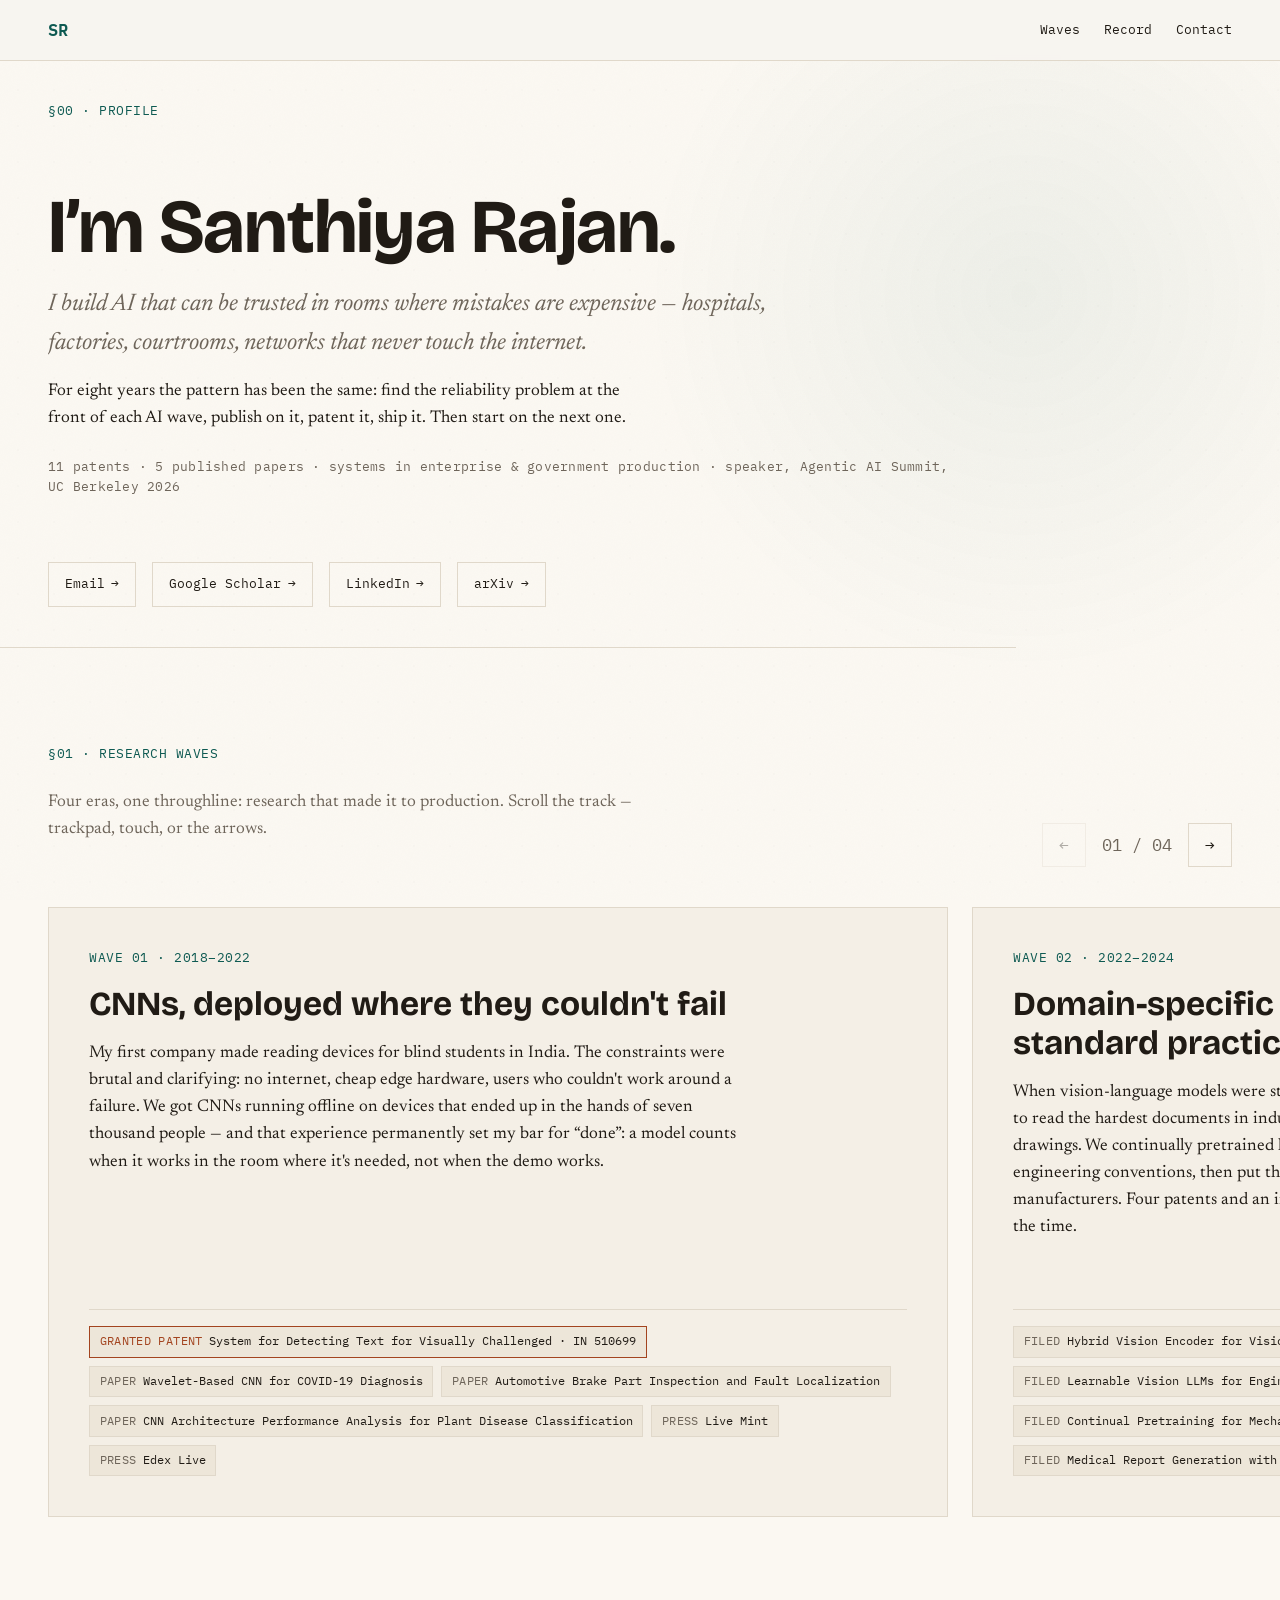
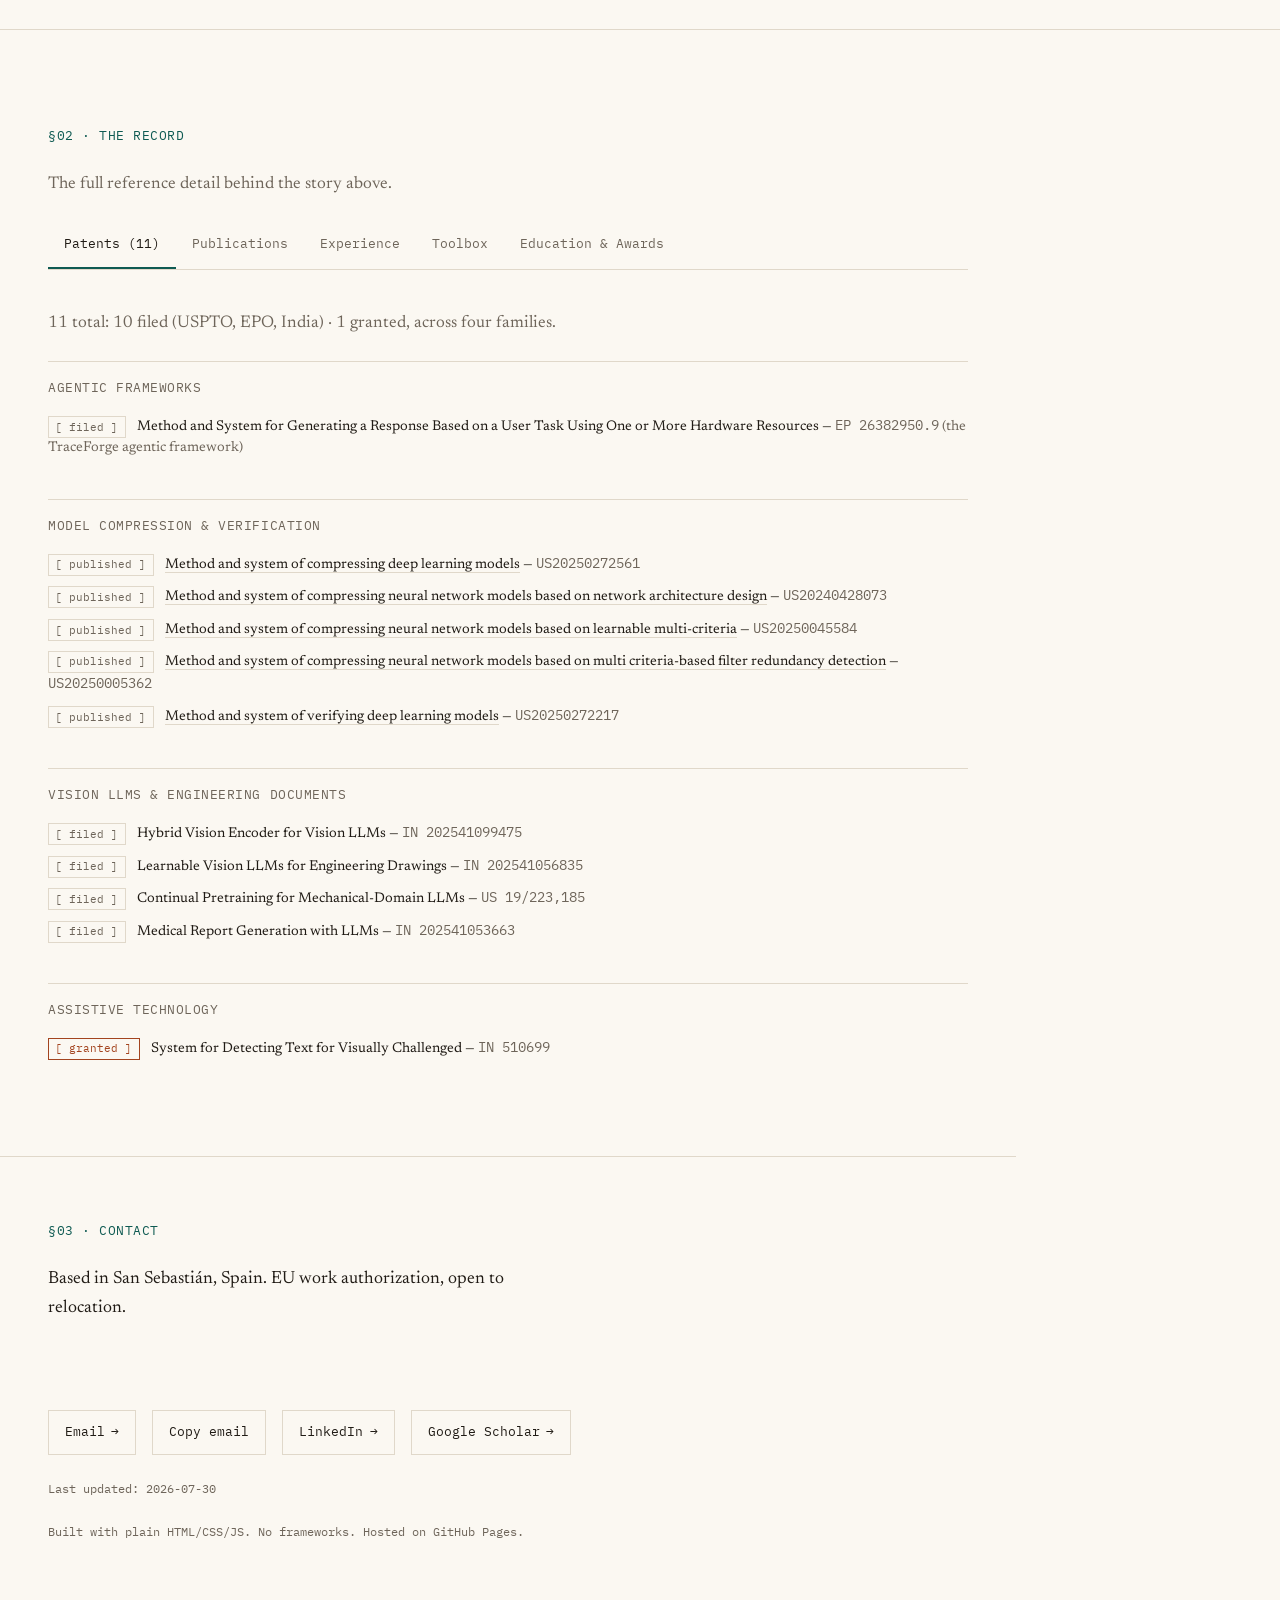
<file: index.html>
<!doctype html>
<html lang="en">
<head>
<meta charset="UTF-8">
<meta name="viewport" content="width=device-width, initial-scale=1.0">
<title>Santhiya Rajan — Applied AI Research Scientist</title>
<meta name="description" content="I'm Santhiya Rajan. I build AI that can be trusted in rooms where mistakes are expensive — hospitals, factories, courtrooms, air-gapped networks. 11 patents, 5 published papers, systems in enterprise and government production.">
<link rel="canonical" href="https://immanuelihs.github.io/">
<link rel="icon" type="image/svg+xml" href="assets/img/favicon.svg">

<meta name="theme-color" content="#FBF8F2">
<meta property="og:type" content="website">
<meta property="og:title" content="Santhiya Rajan — Applied AI Research Scientist">
<meta property="og:description" content="I build AI that can be trusted in rooms where mistakes are expensive. 11 patents, 5 published papers, systems in enterprise and government production.">
<meta property="og:url" content="https://immanuelihs.github.io/">
<meta name="twitter:card" content="summary">
<meta name="twitter:title" content="Santhiya Rajan — Applied AI Research Scientist">
<meta name="twitter:description" content="Applied AI research scientist. Three research waves, each carried from first paper to filed patent to production.">

<link rel="preconnect" href="https://fonts.googleapis.com">
<link rel="preconnect" href="https://fonts.gstatic.com" crossorigin>
<link href="https://fonts.googleapis.com/css2?family=Bricolage+Grotesque:opsz,wght@12..96,200..800&family=Newsreader:ital,opsz,wght@0,6..72,200..800;1,6..72,200..800&family=IBM+Plex+Mono:ital,wght@0,400;0,500;0,600;1,400&display=swap" rel="stylesheet">

<link rel="stylesheet" href="css/tokens.css">
<link rel="stylesheet" href="css/style.css">

<script type="application/ld+json">
{
  "@context": "https://schema.org",
  "@type": "Person",
  "name": "Santhiya Rajan",
  "jobTitle": "ML Research Engineer (Tech Lead)",
  "worksFor": {
    "@type": "Organization",
    "name": "Multiverse Computing"
  },
  "url": "https://immanuelihs.github.io/",
  "email": "mailto:immanuelihs@gmail.com",
  "sameAs": [
    "https://www.linkedin.com/in/santhiya-rajan-990300259/",
    "https://scholar.google.com/citations?user=fiBE2xEAAAAJ&hl=en",
    "https://arxiv.org/abs/2606.18037",
    "https://arxiv.org/abs/2607.22448"
  ]
}
</script>
</head>
<body>

<div class="scroll-progress" id="scroll-progress" aria-hidden="true"></div>
<div class="grain" aria-hidden="true"></div>
<div class="dot-grid" aria-hidden="true"></div>

<a class="skip-link" href="#main">Skip to content</a>

<nav class="top-nav" id="top-nav" aria-label="Section navigation">
  <a href="#hero" class="top-nav__brand">SR</a>
  <ul class="top-nav__list" id="top-nav-list">
    <li><a href="#waves">Waves</a></li>
    <li><a href="#record">Record</a></li>
    <li><a href="#contact">Contact</a></li>
  </ul>
</nav>

<main id="main">

<!-- ============ §00 HERO ============ -->
<section class="hero hero--compact" id="hero">
  <p class="section-num" aria-hidden="true">§00 · Profile</p>

  <div class="hero__inner">
    <div class="hero__text">
      <h1 class="hero__name reveal-clip">I&rsquo;m Santhiya Rajan.</h1>
      <p class="hero__tagline reveal-clip">I build AI that can be trusted in rooms where mistakes are expensive — hospitals, factories, courtrooms, networks that never touch the internet.</p>
      <p class="hero__body prose reveal-up">For eight years the pattern has been the same: find the reliability problem at the front of each AI wave, publish on it, patent it, ship it. Then start on the next one.</p>
      <p class="hero__meta mono reveal-up">11 patents · 5 published papers · systems in enterprise &amp; government production · speaker, Agentic AI Summit, UC Berkeley 2026</p>

      <div class="cta-row reveal-up">
        <a class="cta" href="mailto:immanuelihs@gmail.com" id="cta-email">Email <span class="mono">→</span></a>
        <a class="cta" href="https://scholar.google.com/citations?user=fiBE2xEAAAAJ&hl=en" target="_blank" rel="noopener">Google Scholar <span class="mono">→</span></a>
        <a class="cta" href="https://www.linkedin.com/in/santhiya-rajan-990300259/" target="_blank" rel="noopener">LinkedIn <span class="mono">→</span></a>
        <a class="cta" href="https://arxiv.org/abs/2606.18037" target="_blank" rel="noopener">arXiv <span class="mono">→</span></a>
      </div>
    </div>

    <!-- HEADSHOT: when assets/img/headshot.jpg exists, uncomment this block
         and add class "hero--with-photo" to the <section class="hero"> above.
    <figure class="hero__photo reveal-up">
      <img src="assets/img/headshot.jpg" alt="Santhiya Rajan" width="480" height="480" loading="eager">
    </figure>
    -->
  </div>
</section>

<!-- ============ §01 RESEARCH WAVES (horizontal track) ============ -->
<section class="section-waves" id="waves">
  <div class="waves__head">
    <div>
      <p class="section-num">§01 · Research Waves</p>
      <p class="thread-intro prose reveal">Four eras, one throughline: research that made it to production. Scroll the track — trackpad, touch, or the arrows.</p>
    </div>
    <div class="wave-controls">
      <button type="button" class="wave-arrow mono" id="wave-prev" aria-label="Previous wave" disabled>←</button>
      <span class="wave-counter mono" id="wave-counter" aria-live="polite">01 / 04</span>
      <button type="button" class="wave-arrow mono" id="wave-next" aria-label="Next wave">→</button>
    </div>
  </div>

  <div class="wave-track" id="wave-track" role="region" aria-roledescription="carousel" aria-label="Four research waves" tabindex="0">

    <article class="wave-panel" id="wave-panel-1" role="group" aria-roledescription="slide" aria-label="1 of 4" tabindex="-1">
      <p class="wave-panel__eyebrow mono">WAVE 01 · 2018–2022</p>
      <h2 class="wave-panel__title">CNNs, deployed where they couldn't fail</h2>
      <p class="wave-panel__text prose">My first company made reading devices for blind students in India. The constraints were brutal and clarifying: no internet, cheap edge hardware, users who couldn't work around a failure. We got CNNs running offline on devices that ended up in the hands of seven thousand people — and that experience permanently set my bar for &ldquo;done&rdquo;: a model counts when it works in the room where it's needed, not when the demo works.</p>
      <div class="artifact-row">
        <span class="artifact artifact--granted"><span class="artifact__kind">granted patent</span> System for Detecting Text for Visually Challenged · IN 510699</span>
        <a class="artifact" href="https://iopscience.iop.org/article/10.1088/1757-899X/1084/1/012015/meta" target="_blank" rel="noopener"><span class="artifact__kind">paper</span> Wavelet-Based CNN for COVID-19 Diagnosis</a>
        <a class="artifact" href="https://iopscience.iop.org/article/10.1088/1757-899X/1059/1/012062/meta" target="_blank" rel="noopener"><span class="artifact__kind">paper</span> Automotive Brake Part Inspection and Fault Localization</a>
        <a class="artifact" href="https://ieeexplore.ieee.org/abstract/document/8728282" target="_blank" rel="noopener"><span class="artifact__kind">paper</span> CNN Architecture Performance Analysis for Plant Disease Classification</a>
        <a class="artifact" href="https://www.livemint.com/companies/people/the-women-building-and-shaping-india-11668784643442.html" target="_blank" rel="noopener"><span class="artifact__kind">press</span> Live Mint</a>
        <a class="artifact" href="https://www.edexlive.com/breaking/how-prakash-can-pave-the-way-for-assistive-education-in-regional-languages-for-the-blind-21916.html" target="_blank" rel="noopener"><span class="artifact__kind">press</span> Edex Live</a>
      </div>
    </article>

    <article class="wave-panel" id="wave-panel-2" role="group" aria-roledescription="slide" aria-label="2 of 4" tabindex="-1">
      <p class="wave-panel__eyebrow mono">WAVE 02 · 2022–2024</p>
      <h2 class="wave-panel__title">Domain-specific vision-LLMs, before they were standard practice</h2>
      <p class="wave-panel__text prose">When vision-language models were still a research curiosity, I was betting they could learn to read the hardest documents in industry — CAD assemblies, P&amp;ID diagrams, electrical drawings. We continually pretrained hybrid ViT backbones until they genuinely understood engineering conventions, then put them to work in production for Fortune 500 manufacturers. Four patents and an internal award later, that bet looks obvious. It wasn't at the time.</p>
      <div class="artifact-row">
        <span class="artifact"><span class="artifact__kind">filed</span> Hybrid Vision Encoder for Vision LLMs · IN 202541099475</span>
        <span class="artifact"><span class="artifact__kind">filed</span> Learnable Vision LLMs for Engineering Drawings · IN 202541056835</span>
        <span class="artifact"><span class="artifact__kind">filed</span> Continual Pretraining for Mechanical-Domain LLMs · US 19/223,185</span>
        <span class="artifact"><span class="artifact__kind">filed</span> Medical Report Generation with LLMs · IN 202541053663</span>
        <span class="artifact"><span class="artifact__kind">award</span> Special Jury Award, LTTS 2024</span>
      </div>
    </article>

    <article class="wave-panel" id="wave-panel-3" role="group" aria-roledescription="slide" aria-label="3 of 4" tabindex="-1">
      <p class="wave-panel__eyebrow mono">THE CONSTANT · 2022–now</p>
      <h2 class="wave-panel__title">The efficiency thread that runs through everything</h2>
      <p class="wave-panel__text prose">Running through everything is one obsession: the model has to fit the hardware in the room — often a Jetson, sometimes air-gapped, never a datacenter. That produced five published US patents on structured pruning and model verification, and more recently training-free speculative decoding that speeds up LLMs without changing a single output token. Compression and verification look like different fields; done right, they're the same discipline — knowing exactly what a model can afford to lose.</p>
      <div class="artifact-row">
        <a class="artifact" href="https://patents.google.com/patent/US20250272561A1/en" target="_blank" rel="noopener"><span class="artifact__kind">published</span> Method and system of compressing deep learning models · US20250272561A1</a>
        <a class="artifact" href="https://patents.google.com/patent/US20240428073A1/en" target="_blank" rel="noopener"><span class="artifact__kind">published</span> Method and system of compressing neural network models based on network architecture design · US20240428073A1</a>
        <a class="artifact" href="https://patents.google.com/patent/US20250045584A1/en" target="_blank" rel="noopener"><span class="artifact__kind">published</span> Method and system of compressing neural network models based on learnable multi-criteria · US20250045584A1</a>
        <a class="artifact" href="https://patents.google.com/patent/US20250005362A1/en" target="_blank" rel="noopener"><span class="artifact__kind">published</span> Method and system of compressing neural network models based on multi criteria-based filter redundancy detection · US20250005362A1</a>
        <a class="artifact" href="https://patents.google.com/patent/US20250272217A1/en" target="_blank" rel="noopener"><span class="artifact__kind">published</span> Method and system of verifying deep learning models · US20250272217A1</a>
      </div>
    </article>

    <article class="wave-panel" id="wave-panel-4" role="group" aria-roledescription="slide" aria-label="4 of 4" tabindex="-1">
      <p class="wave-panel__eyebrow mono">WAVE 03 · 2024–now</p>
      <h2 class="wave-panel__title">Agent verification &amp; faithfulness — the current frontier</h2>
      <p class="wave-panel__text prose">Today I work on the question that decides whether agents get deployed at all: can you trust what they say? I've built both halves of the answer. ProvenanceGuard checks that an agent's claims trace to the right sources; Lacuna catches what agents silently leave out — the failure hallucination-checkers structurally can't see. TraceForge freezes validated agent behavior into replayable workflows for regulated industries. My latest research traces omissions layer by layer through the pipeline — and finds most of them aren't the model's fault. This work runs in production with an enterprise technology partner and a European national government, and I'm presenting it at UC Berkeley's Agentic AI Summit.</p>
      <div class="artifact-row">
        <a class="artifact" href="https://arxiv.org/abs/2606.18037" target="_blank" rel="noopener"><span class="artifact__kind">paper</span> ProvenanceGuard · arXiv:2606.18037</a>
        <a class="artifact" href="https://arxiv.org/abs/2607.22448" target="_blank" rel="noopener"><span class="artifact__kind">paper</span> Where Facts Go Missing · arXiv:2607.22448</a>
        <span class="artifact"><span class="artifact__kind">patent filed</span> TraceForge · EP 26382950.9</span>
        <span class="artifact"><span class="artifact__kind">talk</span> Agentic AI Summit, UC Berkeley 2026</span>
      </div>
    </article>

  </div>
</section>

<!-- ============ §02 THE RECORD (tabbed ledger) ============ -->
<section class="section" id="record">
  <p class="section-num">§02 · The Record</p>
  <p class="thread-intro prose reveal">The full reference detail behind the story above.</p>

  <div class="tabs" data-tabs>
    <div class="tabs__list" role="tablist" aria-label="Career record detail">
      <button type="button" class="tabs__tab mono" id="tab-patents" role="tab" aria-selected="true" aria-controls="panel-patents">Patents (11)</button>
      <button type="button" class="tabs__tab mono" id="tab-publications" role="tab" aria-selected="false" aria-controls="panel-publications">Publications</button>
      <button type="button" class="tabs__tab mono" id="tab-experience" role="tab" aria-selected="false" aria-controls="panel-experience">Experience</button>
      <button type="button" class="tabs__tab mono" id="tab-toolbox" role="tab" aria-selected="false" aria-controls="panel-toolbox">Toolbox</button>
      <button type="button" class="tabs__tab mono" id="tab-education" role="tab" aria-selected="false" aria-controls="panel-education">Education &amp; Awards</button>
    </div>

    <div class="tabs__panels">

      <!-- Patents -->
      <div class="tabs__panel" id="panel-patents" role="tabpanel" aria-labelledby="tab-patents" tabindex="0">
        <p class="thread-intro prose">11 total: 10 filed (USPTO, EPO, India) · 1 granted, across four families.</p>
        <div class="patent-groups">
          <div class="patent-group">
            <p class="patent-group__title mono">Agentic frameworks</p>
            <ul class="patent-list">
              <li><span class="tag mono">[ filed ]</span> Method and System for Generating a Response Based on a User Task Using One or More Hardware Resources — <span class="muted mono">EP 26382950.9</span> <span class="prose muted">(the TraceForge agentic framework)</span></li>
            </ul>
          </div>
          <div class="patent-group">
            <p class="patent-group__title mono">Model compression &amp; verification</p>
            <ul class="patent-list">
              <li><span class="tag mono">[ published ]</span> <a href="https://patents.google.com/patent/US20250272561A1/en" target="_blank" rel="noopener">Method and system of compressing deep learning models</a> — <span class="muted mono">US20250272561</span></li>
              <li><span class="tag mono">[ published ]</span> <a href="https://patents.google.com/patent/US20240428073A1/en" target="_blank" rel="noopener">Method and system of compressing neural network models based on network architecture design</a> — <span class="muted mono">US20240428073</span></li>
              <li><span class="tag mono">[ published ]</span> <a href="https://patents.google.com/patent/US20250045584A1/en" target="_blank" rel="noopener">Method and system of compressing neural network models based on learnable multi-criteria</a> — <span class="muted mono">US20250045584</span></li>
              <li><span class="tag mono">[ published ]</span> <a href="https://patents.google.com/patent/US20250005362A1/en" target="_blank" rel="noopener">Method and system of compressing neural network models based on multi criteria-based filter redundancy detection</a> — <span class="muted mono">US20250005362</span></li>
              <li><span class="tag mono">[ published ]</span> <a href="https://patents.google.com/patent/US20250272217A1/en" target="_blank" rel="noopener">Method and system of verifying deep learning models</a> — <span class="muted mono">US20250272217</span></li>
            </ul>
          </div>
          <div class="patent-group">
            <p class="patent-group__title mono">Vision LLMs &amp; engineering documents</p>
            <ul class="patent-list">
              <li><span class="tag mono">[ filed ]</span> Hybrid Vision Encoder for Vision LLMs — <span class="muted mono">IN 202541099475</span></li>
              <li><span class="tag mono">[ filed ]</span> Learnable Vision LLMs for Engineering Drawings — <span class="muted mono">IN 202541056835</span></li>
              <li><span class="tag mono">[ filed ]</span> Continual Pretraining for Mechanical-Domain LLMs — <span class="muted mono">US 19/223,185</span></li>
              <li><span class="tag mono">[ filed ]</span> Medical Report Generation with LLMs — <span class="muted mono">IN 202541053663</span></li>
            </ul>
          </div>
          <div class="patent-group">
            <p class="patent-group__title mono">Assistive technology</p>
            <ul class="patent-list">
              <li><span class="tag tag--granted mono">[ granted ]</span> System for Detecting Text for Visually Challenged — <span class="muted mono">IN 510699</span></li>
            </ul>
          </div>
        </div>
      </div>

      <!-- Publications -->
      <div class="tabs__panel" id="panel-publications" role="tabpanel" aria-labelledby="tab-publications" tabindex="0">
        <ol class="pub-list">
          <li id="pub-1">ProvenanceGuard: Source-Aware Factuality Verification for MCP-Based LLM Agents. <a href="https://arxiv.org/abs/2606.18037" target="_blank" rel="noopener">arXiv:2606.18037</a>, 2026.</li>
          <li id="pub-2">Where Facts Go Missing: A Layerwise Taxonomy and Per-Layer Attribution of Information Omission in Air-Gapped LLM Agent Pipelines. <a href="https://arxiv.org/abs/2607.22448" target="_blank" rel="noopener">arXiv:2607.22448</a>, 2026. Nine-layer taxonomy (L0–L8) of omission origins in quantized, air-gapped agent pipelines, with per-layer attribution via ablation + logit decomposition; 75,476-trial analysis, 0.62 omission rate, 68% originating in deterministic middleware layers rather than the model itself.</li>
          <li id="pub-3">Three additional first-author manuscripts under review, 2026 — causal state-space modeling for irregular clinical time series, missingness-aware early-warning modeling on sparse electronic health record data, and data-efficient action-quality assessment from limited video. Titles and results withheld pending review.</li>
          <li id="pub-4">Wavelet-Based CNN for COVID-19 Diagnosis. <a href="https://iopscience.iop.org/article/10.1088/1757-899X/1084/1/012015/meta" target="_blank" rel="noopener">IOP Conf. Series</a>, 2021.</li>
          <li id="pub-5">Automotive Brake Part Inspection and Fault Localization Using Deep Learning. <a href="https://iopscience.iop.org/article/10.1088/1757-899X/1059/1/012062/meta" target="_blank" rel="noopener">IOP Conf. Series</a>, 2021.</li>
          <li id="pub-6">CNN Architecture Performance Analysis for Plant Disease Classification. <a href="https://ieeexplore.ieee.org/abstract/document/8728282" target="_blank" rel="noopener">ICACCS / IEEE</a>, 2019.</li>
        </ol>
      </div>

      <!-- Experience -->
      <div class="tabs__panel" id="panel-experience" role="tabpanel" aria-labelledby="tab-experience" tabindex="0">
        <div class="entry-list">
          <article class="entry">
            <div class="entry__meta mono">
              <p class="entry__name">Multiverse Computing</p>
              <p class="muted">ML Research Engineer (Tech Lead)</p>
              <p class="muted">Oct 2024 — Present</p>
              <p class="muted">San Sebastián, Spain</p>
            </div>
            <div class="entry__body">
              <ul class="bullet-list">
                <li><span class="delta mono">→</span><span class="bullet-text">Sole technical decision-maker for a European national government's agentic AI deployments (medical, manufacturing), running fully offline in air-gapped edge environments.</span></li>
                <li><span class="delta mono">→</span><span class="bullet-text">Lead a team of 5 engineers; set architecture and code-review standards; own the technical relationship end to end.</span></li>
                <li><span class="delta mono">→</span><span class="bullet-text">Kubernetes auto-scaling cut compute cost 40%; LGTM + OpenTelemetry observability improved error-tracing 58%.</span></li>
              </ul>
            </div>
          </article>

          <article class="entry">
            <div class="entry__meta mono">
              <p class="entry__name">L&amp;T Technology Services</p>
              <p class="muted">AI Technical Lead, CTO Office</p>
              <p class="muted">May 2022 — Oct 2024</p>
              <p class="muted">Chennai, India</p>
            </div>
            <div class="entry__body">
              <ul class="bullet-list">
                <li><span class="delta mono">→</span><span class="bullet-text">Reported to the CTO; defined the AI/ML roadmap across 3 business units; mentored 8 engineers.</span></li>
                <li><span class="delta mono">→</span><span class="bullet-text">Vision-LLM and CAD QC platform reached production at Fortune 500 industrial manufacturers — 300K+ documents processed, 40% designer-productivity gain (see Waves ↑).</span></li>
                <li><span class="delta mono">→</span><span class="bullet-text">Real-time edge safety system for an industrial power-tool manufacturer, market launch 2027 (see Waves ↑).</span></li>
              </ul>
            </div>
          </article>

          <article class="entry">
            <div class="entry__meta mono">
              <p class="entry__name">Paraclete Image Labs</p>
              <p class="muted">Founder</p>
              <p class="muted">Aug 2018 — May 2022</p>
              <p class="muted">Coimbatore, India</p>
            </div>
            <div class="entry__body">
              <ul class="bullet-list">
                <li><span class="delta mono">→</span><span class="bullet-text">Founded an assistive-tech startup building offline CNN document readers for the visually challenged, deployed in blind schools across India.</span></li>
                <li><span class="delta mono">→</span><span class="bullet-text">7,000+ users; $3M+ raised in government grants.</span></li>
                <li><span class="delta mono">→</span><span class="bullet-text">Owned everything from algorithms to product to delivery; featured in <a href="https://www.livemint.com/companies/people/the-women-building-and-shaping-india-11668784643442.html" target="_blank" rel="noopener">Live Mint</a> and <a href="https://www.edexlive.com/breaking/how-prakash-can-pave-the-way-for-assistive-education-in-regional-languages-for-the-blind-21916.html" target="_blank" rel="noopener">Edex Live</a>.</span></li>
              </ul>
            </div>
          </article>
        </div>
      </div>

      <!-- Toolbox -->
      <div class="tabs__panel" id="panel-toolbox" role="tabpanel" aria-labelledby="tab-toolbox" tabindex="0">
        <p class="thread-intro prose">Full-stack, end to end: research &amp; algorithms → training systems → inference optimization → agent orchestration → edge &amp; deployment infra → observability.</p>
        <div class="toolbox">
          <div class="toolbox__group">
            <p class="toolbox__label mono">Research &amp; algorithms</p>
            <div class="chip-row">
              <span class="chip mono">[ structured pruning ]</span>
              <span class="chip mono">[ AWQ ]</span>
              <span class="chip mono">[ SmoothQuant ]</span>
              <span class="chip mono">[ QAT ]</span>
              <span class="chip mono">[ BitNet 1-bit ]</span>
              <span class="chip mono">[ FP8/FP4/NVF4 ]</span>
              <span class="chip mono">[ distillation ]</span>
              <span class="chip mono">[ LoRA/QLoRA ]</span>
              <span class="chip mono">[ continual pretraining ]</span>
              <span class="chip mono">[ speculative decoding ]</span>
              <span class="chip mono">[ Transformer internals ]</span>
              <span class="chip mono">[ hybrid ViT backbones ]</span>
              <span class="chip mono">[ JEPA pretraining ]</span>
              <span class="chip mono">[ state-space models / Mamba ]</span>
            </div>
          </div>
          <div class="toolbox__group">
            <p class="toolbox__label mono">Training systems</p>
            <div class="chip-row">
              <span class="chip mono">[ PyTorch ]</span>
              <span class="chip mono">[ Ray ]</span>
              <span class="chip mono">[ DeepSpeed ]</span>
              <span class="chip mono">[ Megatron ]</span>
              <span class="chip mono">[ torchrun ]</span>
            </div>
          </div>
          <div class="toolbox__group">
            <p class="toolbox__label mono">Inference optimization</p>
            <div class="chip-row">
              <span class="chip mono">[ TensorRT-LLM ]</span>
              <span class="chip mono">[ vLLM ]</span>
              <span class="chip mono">[ Triton ]</span>
              <span class="chip mono">[ llama.cpp ]</span>
              <span class="chip mono">[ quantization: AWQ/SmoothQuant/QAT ]</span>
            </div>
          </div>
          <div class="toolbox__group">
            <p class="toolbox__label mono">Agent orchestration</p>
            <div class="chip-row">
              <span class="chip mono">[ LangGraph ]</span>
              <span class="chip mono">[ Google ADK ]</span>
              <span class="chip mono">[ MCP ]</span>
              <span class="chip mono">[ multi-agent memory/session mgmt ]</span>
            </div>
          </div>
          <div class="toolbox__group">
            <p class="toolbox__label mono">Edge &amp; deployment infra</p>
            <div class="chip-row">
              <span class="chip mono">[ Jetson Orin/Xavier ]</span>
              <span class="chip mono">[ Axelera Metis/Europa ]</span>
              <span class="chip mono">[ Snapdragon ]</span>
              <span class="chip mono">[ Apple M2 ]</span>
              <span class="chip mono">[ Docker ]</span>
              <span class="chip mono">[ Kubernetes ]</span>
              <span class="chip mono">[ Ray Serve ]</span>
              <span class="chip mono">[ Python ]</span>
              <span class="chip mono">[ C++ ]</span>
              <span class="chip mono">[ CUDA ]</span>
            </div>
          </div>
          <div class="toolbox__group">
            <p class="toolbox__label mono">Observability</p>
            <div class="chip-row">
              <span class="chip mono">[ LGTM stack ]</span>
              <span class="chip mono">[ OpenTelemetry ]</span>
            </div>
          </div>
        </div>
      </div>

      <!-- Education & Awards -->
      <div class="tabs__panel" id="panel-education" role="tabpanel" aria-labelledby="tab-education" tabindex="0">
        <div class="entry-list">
          <article class="entry">
            <div class="entry__meta mono">
              <p class="entry__name">Ph.D. Candidate</p>
              <p class="muted">PSG College of Technology / Anna University</p>
              <p class="muted">2024 — Present</p>
            </div>
            <div class="entry__body">
              <p class="prose">Factuality verification for LLM multi-agent systems; hybrid Transformer–SSM architectures.</p>
            </div>
          </article>
          <article class="entry">
            <div class="entry__meta mono">
              <p class="entry__name">M.E., Embedded Systems</p>
              <p class="muted">Bannari Amman Institute of Technology, Anna University</p>
            </div>
            <div class="entry__body">
              <p class="prose mono">CGPA 9.37/10</p>
            </div>
          </article>
          <article class="entry">
            <div class="entry__meta mono">
              <p class="entry__name">B.E. (Hons), Electrical &amp; Electronics Engg.</p>
              <p class="muted">Sri Eshwar College of Engineering, Anna University</p>
            </div>
            <div class="entry__body">
              <p class="prose mono">8.67/10 · University Rank Holder</p>
            </div>
          </article>
          <article class="entry">
            <div class="entry__meta mono">
              <p class="entry__name">Rising Star Award</p>
              <p class="muted">LTTS · 2025</p>
            </div>
            <div class="entry__body">
              <p class="prose">For AI programs led within the CTO team.</p>
            </div>
          </article>
          <article class="entry">
            <div class="entry__meta mono">
              <p class="entry__name">Special Jury Award</p>
              <p class="muted">LTTS · 2024</p>
            </div>
            <div class="entry__body">
              <p class="prose">For vision LLMs applied to CAD.</p>
            </div>
          </article>
          <article class="entry">
            <div class="entry__meta mono">
              <p class="entry__name">Reviewer</p>
              <p class="muted">MICCAI 2026</p>
            </div>
            <div class="entry__body">
              <p class="prose">Premier medical-AI conference, ~30% acceptance rate.</p>
            </div>
          </article>
          <article class="entry">
            <div class="entry__meta mono">
              <p class="entry__name">Speaker</p>
              <p class="muted">NASSCOM · industry–academia collaboration</p>
            </div>
            <div class="entry__body">
              <p class="prose">Represented L&amp;T Technology Services.</p>
              <p class="entry__link"><a href="https://www.youtube.com/watch?v=xCt2y7eg-38" target="_blank" rel="noopener">Watch the talk</a></p>
            </div>
          </article>
        </div>
      </div>

    </div>
  </div>
</section>

<!-- ============ §03 CONTACT ============ -->
<footer class="section footer footer--compact" id="contact">
  <p class="section-num">§03 · Contact</p>
  <div class="footer__body">
    <p class="prose footer__lead">Based in San Sebastián, Spain. EU work authorization, open to relocation.</p>
    <div class="cta-row">
      <a class="cta" href="mailto:immanuelihs@gmail.com" id="cta-email-footer">Email <span class="mono">→</span></a>
      <button class="cta cta--btn mono" id="copy-email-btn" type="button" data-email="immanuelihs@gmail.com">Copy email</button>
      <a class="cta" href="https://www.linkedin.com/in/santhiya-rajan-990300259/" target="_blank" rel="noopener">LinkedIn <span class="mono">→</span></a>
      <a class="cta" href="https://scholar.google.com/citations?user=fiBE2xEAAAAJ&hl=en" target="_blank" rel="noopener">Google Scholar <span class="mono">→</span></a>
    </div>
    <p class="mono muted footer__meta">Last updated: 2026-07-30</p>
    <p class="mono muted footer__meta">Built with plain HTML/CSS/JS. No frameworks. Hosted on GitHub Pages.</p>
  </div>
</footer>

</main>

<script src="js/main.js"></script>
</body>
</html>
</file>
<file: css/tokens.css>
/* ============================================================
   tokens.css — design tokens only (color / type / space / motion)
   ============================================================ */
:root {
  /* --- color: warm-ivory editorial theme ---
     bg/surface/chip form an ivory-to-linen paper ramp. Accent is a deep teal
     (editorial/scientific register, deliberately not an editor-theme lime),
     with terracotta reserved for granted-patent emphasis. text/muted/accent/
     granted all >=4.5:1 against bg and surface (WCAG AA body text). */
  --bg:            #FBF8F2;
  --surface:       #F4EFE6;
  --chip:          #EDE6D9;
  --hairline:      #E0D8CA;
  --muted:         #6E655A;
  --text:          #201B15;
  --accent:        #0E5A52;
  --accent-dim:    #0A423C;
  --granted:       #A3441F;

  /* --- type --- */
  --font-display: "Bricolage Grotesque", "Helvetica Neue", Arial, sans-serif;
  --font-prose:   "Newsreader", "Iowan Old Style", Georgia, serif;
  --font-mono:    "IBM Plex Mono", "SF Mono", "Menlo", monospace;

  --fs-hero:    clamp(2.75rem, 8vw, 6.5rem);
  --fs-h2:      clamp(1.5rem, 3vw, 2.1rem);
  --fs-body:    1.0625rem;
  --fs-small:   0.875rem;
  --fs-mono:    0.8125rem;
  --fs-tagline: clamp(1.1rem, 2.2vw, 1.5rem);

  --lh-prose: 1.6;
  --lh-tight: 1.1;

  /* --- space --- */
  --space-1: 0.25rem;
  --space-2: 0.5rem;
  --space-3: 1rem;
  --space-4: 1.5rem;
  --space-5: 2.5rem;
  --space-6: 4rem;
  --space-7: 6rem;
  --space-8: 9rem;

  --gutter-rail: 88px;
  --content-max: 920px;
  --page-pad: clamp(1.25rem, 4vw, 3rem);

  /* --- motion --- */
  --dur-fast: 150ms;
  --dur-base: 400ms;
  --dur-slow: 900ms;
  --ease-out: cubic-bezier(0.16, 1, 0.3, 1);
  --stagger-step: 60ms;

  /* --- misc --- */
  --radius: 0px;
  --z-nav: 50;
  --z-progress: 60;
}
</file>
<file: css/style.css>
/* ============================================================
   style.css — reset, layout, components, responsive, print
   ============================================================ */

/* ---------- reset ---------- */
*, *::before, *::after { box-sizing: border-box; }
html, body { margin: 0; padding: 0; }
html { -webkit-text-size-adjust: 100%; scroll-behavior: smooth; }
@media (prefers-reduced-motion: reduce) {
  html { scroll-behavior: auto; }
}
body {
  background: var(--bg);
  color: var(--text);
  font-family: var(--font-prose);
  font-size: var(--fs-body);
  line-height: var(--lh-prose);
  overflow-x: hidden;
  min-height: 100vh;
}
img, svg { max-width: 100%; display: block; }
a { color: var(--text); text-decoration: none; }
ul, ol { margin: 0; padding: 0; list-style: none; }
h1, h2, h3, p, dl, dd, dt, figure, blockquote { margin: 0; }
button { font: inherit; cursor: pointer; }

.mono { font-family: var(--font-mono); }
.prose { font-family: var(--font-prose); }
.muted { color: var(--muted); }

/* ---------- skip link ---------- */
.skip-link {
  position: absolute;
  left: -9999px;
  top: 0;
  background: var(--accent);
  color: var(--bg);
  padding: 0.5rem 1rem;
  z-index: 100;
  font-family: var(--font-mono);
}
.skip-link:focus {
  left: var(--space-3);
  top: var(--space-3);
}

/* ---------- focus visibility ---------- */
a:focus-visible,
button:focus-visible {
  outline: 2px solid var(--accent);
  outline-offset: 3px;
}

/* ---------- atmosphere: dot grid + grain + glow ---------- */
.dot-grid {
  position: fixed;
  inset: 0;
  z-index: 0;
  pointer-events: none;
  background-image: radial-gradient(circle, rgba(32, 27, 21, 0.5) 1px, transparent 1px);
  background-size: 36px 36px;
  opacity: 0.025;
}
.grain {
  position: fixed;
  inset: 0;
  z-index: 1;
  pointer-events: none;
  opacity: 0.02;
  mix-blend-mode: multiply;
  background-image: url("data:image/svg+xml;utf8,<svg xmlns='http://www.w3.org/2000/svg'><filter id='n'><feTurbulence type='fractalNoise' baseFrequency='0.9' numOctaves='2' stitchTiles='stitch'/></filter><rect width='100%25' height='100%25' filter='url(%23n)'/></svg>");
}
body::before {
  content: "";
  position: fixed;
  top: -10%;
  right: -10%;
  width: 60vw;
  height: 60vw;
  max-width: 800px;
  max-height: 800px;
  background: radial-gradient(circle, rgba(14, 90, 82, 0.06), transparent 70%);
  z-index: 0;
  pointer-events: none;
}

/* ---------- scroll progress bar ---------- */
.scroll-progress {
  position: fixed;
  top: 0;
  left: 0;
  height: 2px;
  width: 0%;
  background: var(--accent);
  z-index: var(--z-progress);
  transition: width var(--dur-fast) linear;
}

/* ---------- top nav (all breakpoints) ---------- */
.top-nav {
  display: flex;
  position: sticky;
  top: 0;
  z-index: var(--z-nav);
  background: rgba(247, 245, 240, 0.92);
  backdrop-filter: blur(6px);
  border-bottom: 1px solid var(--hairline);
  padding: var(--space-2) var(--page-pad);
  align-items: center;
  justify-content: space-between;
  gap: var(--space-4);
}
.top-nav__brand {
  font-family: var(--font-mono);
  font-weight: 600;
  color: var(--accent);
}
.top-nav__list {
  display: flex;
  gap: var(--space-4);
  flex-wrap: wrap;
}
.top-nav__list li a {
  display: inline-flex;
  align-items: center;
  min-height: 44px;
  font-family: var(--font-mono);
  font-size: var(--fs-mono);
  color: var(--text);
  transition: color var(--dur-fast) var(--ease-out);
}
.top-nav__list li a:hover,
.top-nav__list li a:focus-visible { color: var(--accent); }

/* ---------- main layout ---------- */
main {
  position: relative;
  z-index: 2;
}
.section, .hero, .footer {
  padding: var(--space-7) var(--page-pad);
  max-width: calc(var(--content-max) + 2 * var(--page-pad));
  border-bottom: 1px solid var(--hairline);
}
.footer { border-bottom: none; }

.section-num {
  font-family: var(--font-mono);
  font-size: var(--fs-mono);
  color: var(--accent);
  text-transform: uppercase;
  letter-spacing: 0.04em;
  margin-bottom: var(--space-4);
}

/* ---------- hero (compact, ~70vh max) ---------- */
.hero { padding-top: var(--space-6); }
.hero--compact {
  padding-top: var(--space-5);
  padding-bottom: var(--space-5);
  min-height: 60vh;
  display: flex;
  flex-direction: column;
  justify-content: center;
}
.hero__name {
  font-family: var(--font-display);
  font-weight: 700;
  font-size: clamp(2.25rem, 6vw, 4.75rem);
  line-height: var(--lh-tight);
  letter-spacing: -0.01em;
  max-width: 100%;
}
.hero__tagline {
  font-family: var(--font-prose);
  font-style: italic;
  font-size: var(--fs-tagline);
  color: var(--muted);
  max-width: 56ch;
  margin-top: var(--space-3);
}
.hero__inner {
  display: grid;
  grid-template-columns: 1fr;
  gap: var(--space-6);
  align-items: center;
  margin-top: var(--space-5);
}
.hero__body {
  max-width: 58ch;
  margin-top: var(--space-3);
}
.hero__meta {
  font-size: var(--fs-mono);
  color: var(--muted);
  margin-top: var(--space-4);
  letter-spacing: 0.02em;
}
/* two-column variant, activated once assets/img/headshot.jpg exists:
   add class "hero--with-photo" on the .hero section and uncomment the
   <figure class="hero__photo"> block in index.html */
.hero--with-photo .hero__inner {
  grid-template-columns: 1fr auto;
}
.hero__photo {
  justify-self: end;
  width: clamp(180px, 22vw, 300px);
}
.hero__photo img {
  display: block;
  width: 100%;
  height: auto;
  aspect-ratio: 1 / 1;
  object-fit: cover;
  border: 2px solid var(--hairline);
}

/* ---------- CTA row ---------- */
.cta-row {
  display: flex;
  flex-wrap: wrap;
  gap: var(--space-3);
  margin-top: var(--space-6);
}
.cta {
  font-family: var(--font-mono);
  font-size: var(--fs-mono);
  padding: 0.7rem 1rem;
  border: 1px solid var(--hairline);
  min-height: 44px;
  display: inline-flex;
  align-items: center;
  gap: 0.4rem;
  transition: border-color var(--dur-fast) var(--ease-out), color var(--dur-fast) var(--ease-out);
}
.cta:hover, .cta:focus-visible {
  border-color: var(--accent);
  color: var(--accent);
}
.cta--btn { background: transparent; color: var(--text); border: 1px solid var(--hairline); }

/* ---------- link underline on hover (prose links) ---------- */
.prose a, .entry__link a, .pub-list a, .patent-list a {
  position: relative;
  color: var(--text);
  border-bottom: 1px solid var(--hairline);
  transition: color var(--dur-fast) var(--ease-out), border-color var(--dur-fast) var(--ease-out);
}
.prose a:hover, .entry__link a:hover, .pub-list a:hover, .patent-list a:hover,
.prose a:focus-visible, .entry__link a:focus-visible, .pub-list a:focus-visible, .patent-list a:focus-visible {
  color: var(--accent);
  border-color: var(--accent);
}

.thread-intro { max-width: 60ch; color: var(--muted); margin-bottom: var(--space-4); }

/* ============================================================
   research waves — horizontal scroll-snap track
   ============================================================ */
.section-waves {
  padding: var(--space-7) 0;
  border-bottom: 1px solid var(--hairline);
  width: 100%;
  max-width: none;
}
.waves__head {
  display: flex;
  align-items: flex-end;
  justify-content: space-between;
  flex-wrap: wrap;
  gap: var(--space-3);
  padding: 0 var(--page-pad);
  margin-bottom: var(--space-5);
}
.wave-controls {
  display: flex;
  align-items: center;
  gap: var(--space-3);
  flex-shrink: 0;
}
.wave-arrow {
  width: 44px;
  height: 44px;
  display: inline-flex;
  align-items: center;
  justify-content: center;
  background: transparent;
  border: 1px solid var(--hairline);
  color: var(--text);
  font-size: 1rem;
  transition: border-color var(--dur-fast) var(--ease-out), color var(--dur-fast) var(--ease-out);
}
.wave-arrow:hover:not(:disabled),
.wave-arrow:focus-visible {
  border-color: var(--accent);
  color: var(--accent);
}
.wave-arrow:disabled { opacity: 0.35; cursor: default; }
.wave-counter { color: var(--muted); min-width: 5ch; text-align: center; }

.wave-track {
  display: flex;
  gap: var(--space-4);
  overflow-x: auto;
  scroll-snap-type: x mandatory;
  scroll-behavior: smooth;
  scroll-padding-left: var(--page-pad);
  padding: 0 var(--page-pad) var(--space-3);
  -webkit-overflow-scrolling: touch;
}
.wave-track:focus-visible { outline: 2px solid var(--accent); outline-offset: -2px; }
@media (prefers-reduced-motion: reduce) {
  .wave-track { scroll-behavior: auto; }
}

.wave-panel {
  flex: 0 0 auto;
  width: min(82vw, 900px);
  scroll-snap-align: start;
  background: var(--surface);
  border: 1px solid var(--hairline);
  padding: var(--space-5);
  display: flex;
  flex-direction: column;
  gap: var(--space-3);
}
.wave-panel:focus-visible { outline: 2px solid var(--accent); outline-offset: 2px; }
.wave-panel__eyebrow {
  color: var(--accent);
  font-size: var(--fs-mono);
  text-transform: uppercase;
  letter-spacing: 0.04em;
}
.wave-panel__title {
  font-family: var(--font-display);
  font-size: var(--fs-h2);
  line-height: 1.15;
}
.wave-panel__text { max-width: 66ch; }
.artifact-row {
  display: flex;
  flex-wrap: wrap;
  gap: 0.5rem;
  margin-top: auto;
  padding-top: var(--space-3);
  border-top: 1px solid var(--hairline);
}
.artifact {
  display: inline-flex;
  align-items: center;
  gap: 0.4rem;
  font-family: var(--font-mono);
  font-size: 0.75rem;
  line-height: 1.4;
  border: 1px solid var(--hairline);
  padding: 0.4rem 0.6rem;
  background: var(--chip);
  color: var(--text);
  max-width: 100%;
}
a.artifact { transition: border-color var(--dur-fast) var(--ease-out), color var(--dur-fast) var(--ease-out); }
a.artifact:hover, a.artifact:focus-visible { border-color: var(--accent); color: var(--accent); }
.artifact__kind {
  text-transform: uppercase;
  letter-spacing: 0.03em;
  color: var(--muted);
  flex-shrink: 0;
}
.artifact--granted { border-color: var(--granted); }
.artifact--granted .artifact__kind { color: var(--granted); }

/* ============================================================
   tabbed ledger ("the record")
   ============================================================ */
.tabs__list {
  display: flex;
  flex-wrap: wrap;
  border-bottom: 1px solid var(--hairline);
  margin-bottom: var(--space-5);
}
.tabs__tab {
  background: transparent;
  border: none;
  border-bottom: 2px solid transparent;
  color: var(--muted);
  font-size: var(--fs-mono);
  padding: 0.75rem 1rem;
  min-height: 44px;
  transition: color var(--dur-fast) var(--ease-out), border-color var(--dur-fast) var(--ease-out);
}
.tabs__tab[aria-selected="true"] {
  color: var(--text);
  border-bottom-color: var(--accent);
}
.tabs__tab:hover,
.tabs__tab:focus-visible { color: var(--accent); }
.tabs__panel[hidden] { display: none; }

/* ---------- condensed bullet list (experience tab) ---------- */
.bullet-list { display: flex; flex-direction: column; gap: 0.6rem; }
.bullet-list li {
  display: flex;
  gap: 0.6rem;
  font-family: var(--font-prose);
  font-size: var(--fs-small);
  line-height: 1.5;
}
.bullet-list li .delta { flex: 0 0 auto; }
.bullet-list li .bullet-text { flex: 1 1 auto; min-width: 0; }

/* ---------- entry list (research / experience / education) ---------- */
.entry-list { display: flex; flex-direction: column; }
.entry {
  display: grid;
  grid-template-columns: 240px 1fr;
  gap: var(--space-5);
  padding: var(--space-5) 0;
  border-top: 1px solid var(--hairline);
}
.entry-list .entry:last-child { border-bottom: none; }
.entry__meta p { font-size: var(--fs-mono); line-height: 1.5; }
.entry__name { color: var(--text); font-weight: 600; margin-bottom: 0.25rem; }
.entry__body { max-width: 62ch; }
.entry__body .prose { margin-bottom: var(--space-3); }
.entry__body .prose:last-child { margin-bottom: 0; }
.entry__metric {
  font-size: var(--fs-mono);
  color: var(--text);
  margin: 0.4rem 0;
}
.delta { color: var(--accent); }
.entry__link { margin-top: var(--space-2); font-size: var(--fs-mono); }

/* ---------- patents ---------- */
.patent-groups { display: flex; flex-direction: column; gap: var(--space-5); margin-top: var(--space-4); }
.patent-group__title {
  font-size: var(--fs-mono);
  text-transform: uppercase;
  letter-spacing: 0.04em;
  color: var(--muted);
  border-top: 1px solid var(--hairline);
  padding-top: var(--space-3);
  margin-bottom: var(--space-3);
}
.patent-list { display: flex; flex-direction: column; gap: 0.6rem; }
.patent-list li {
  font-family: var(--font-prose);
  font-size: var(--fs-small);
  line-height: 1.5;
}
.tag {
  display: inline-block;
  font-size: 0.7rem;
  color: var(--muted);
  border: 1px solid var(--hairline);
  padding: 0.1rem 0.4rem;
  margin-right: 0.5rem;
  vertical-align: middle;
}
.tag--granted { color: var(--granted); border-color: var(--granted); }

/* ---------- publications ---------- */
.pub-list { display: flex; flex-direction: column; gap: var(--space-3); counter-reset: pub; max-width: 70ch; }
.pub-list li {
  font-family: var(--font-prose);
  font-size: var(--fs-body);
  line-height: 1.6;
  padding-left: 2.2em;
  position: relative;
  counter-increment: pub;
}
.pub-list li::before {
  content: "[" counter(pub) "]";
  position: absolute;
  left: 0;
  font-family: var(--font-mono);
  font-size: var(--fs-mono);
  color: var(--accent);
}

/* ---------- toolbox ---------- */
.toolbox__group { margin-bottom: var(--space-4); }
.toolbox__label {
  font-size: var(--fs-mono);
  color: var(--muted);
  text-transform: uppercase;
  letter-spacing: 0.04em;
  margin-bottom: var(--space-2);
}
.chip-row { display: flex; flex-wrap: wrap; gap: 0.5rem; }
.chip {
  background: var(--chip);
  border: 1px solid var(--hairline);
  padding: 0.35rem 0.65rem;
  font-size: var(--fs-mono);
  color: var(--text);
}

/* ---------- footer ---------- */
.footer__lead { font-size: 1.1rem; max-width: 50ch; }
.footer__body { display: flex; flex-direction: column; gap: var(--space-4); }
.footer__meta { font-size: 0.75rem; }
.footer--compact { padding-top: var(--space-6); padding-bottom: var(--space-6); }

/* ---------- scroll reveal (progressive enhancement) ---------- */
.reveal, .reveal-up, .reveal-clip {
  opacity: 1;
}
.js .reveal, .js .reveal-up {
  opacity: 0;
  transform: translateY(16px);
  transition: opacity var(--dur-base) var(--ease-out), transform var(--dur-base) var(--ease-out);
  transition-delay: calc(var(--stagger, 0) * var(--stagger-step));
}
.js .reveal.is-visible, .js .reveal-up.is-visible {
  opacity: 1;
  transform: translateY(0);
}
.js .reveal-clip {
  clip-path: inset(0 0 100% 0);
  opacity: 1;
  transition: clip-path var(--dur-slow) var(--ease-out);
}
.js .reveal-clip.is-visible {
  clip-path: inset(0 0 0% 0);
}
@media (prefers-reduced-motion: reduce) {
  .js .reveal, .js .reveal-up, .js .reveal-clip {
    opacity: 1 !important;
    transform: none !important;
    clip-path: none !important;
    transition: none !important;
  }
}

/* ---------- copy email button feedback ---------- */
.cta--btn[data-copied="true"]::after {
  content: " ✓";
  color: var(--accent);
}

/* ============================================================
   responsive
   ============================================================ */
@media (max-width: 900px) {
  .hero__inner, .hero--with-photo .hero__inner { grid-template-columns: 1fr; }
  .hero__photo { justify-self: start; width: 160px; margin-top: var(--space-3); order: -1; }
  .entry { grid-template-columns: 1fr; gap: var(--space-2); }
  .wave-panel { width: min(88vw, 900px); }
}

@media (max-width: 767px) {
  .top-nav { flex-wrap: wrap; }
  .waves__head { align-items: flex-start; }
  .wave-panel { width: 88vw; padding: var(--space-4); }
  .tabs__list { flex-wrap: nowrap; overflow-x: auto; -webkit-overflow-scrolling: touch; }
  .tabs__tab { flex: 0 0 auto; }
}

@media (max-width: 640px) {
  .cta-row { flex-direction: column; align-items: stretch; }
  .cta { justify-content: space-between; }
}

/* ============================================================
   print
   ============================================================ */
@media print {
  .top-nav, .scroll-progress, .dot-grid, .grain, .hero__photo, .skip-link, .wave-controls {
    display: none !important;
  }
  body::before { display: none !important; }
  body {
    background: #fff;
    color: #000;
  }
  .section, .hero, .footer {
    border-bottom: 1px solid #ccc;
    page-break-inside: avoid;
  }
  .section-waves { border-bottom: 1px solid #ccc; }
  .wave-track {
    overflow: visible;
    flex-wrap: wrap;
    scroll-snap-type: none;
  }
  .wave-panel { width: 100%; page-break-inside: avoid; }
  .tabs__panel[hidden] { display: block !important; }
  a { color: #000; text-decoration: underline; }
  a::after {
    content: " (" attr(href) ")";
    font-size: 0.75em;
    color: #333;
  }
  .section-num, .delta, .tag--granted { color: #000 !important; }
  .chip, .tag { border-color: #999; }

  /* force all scroll-reveal content visible regardless of observer state */
  .reveal, .reveal-up, .reveal-clip {
    opacity: 1 !important;
    transform: none !important;
    clip-path: none !important;
    transition: none !important;
  }
}
</file>
